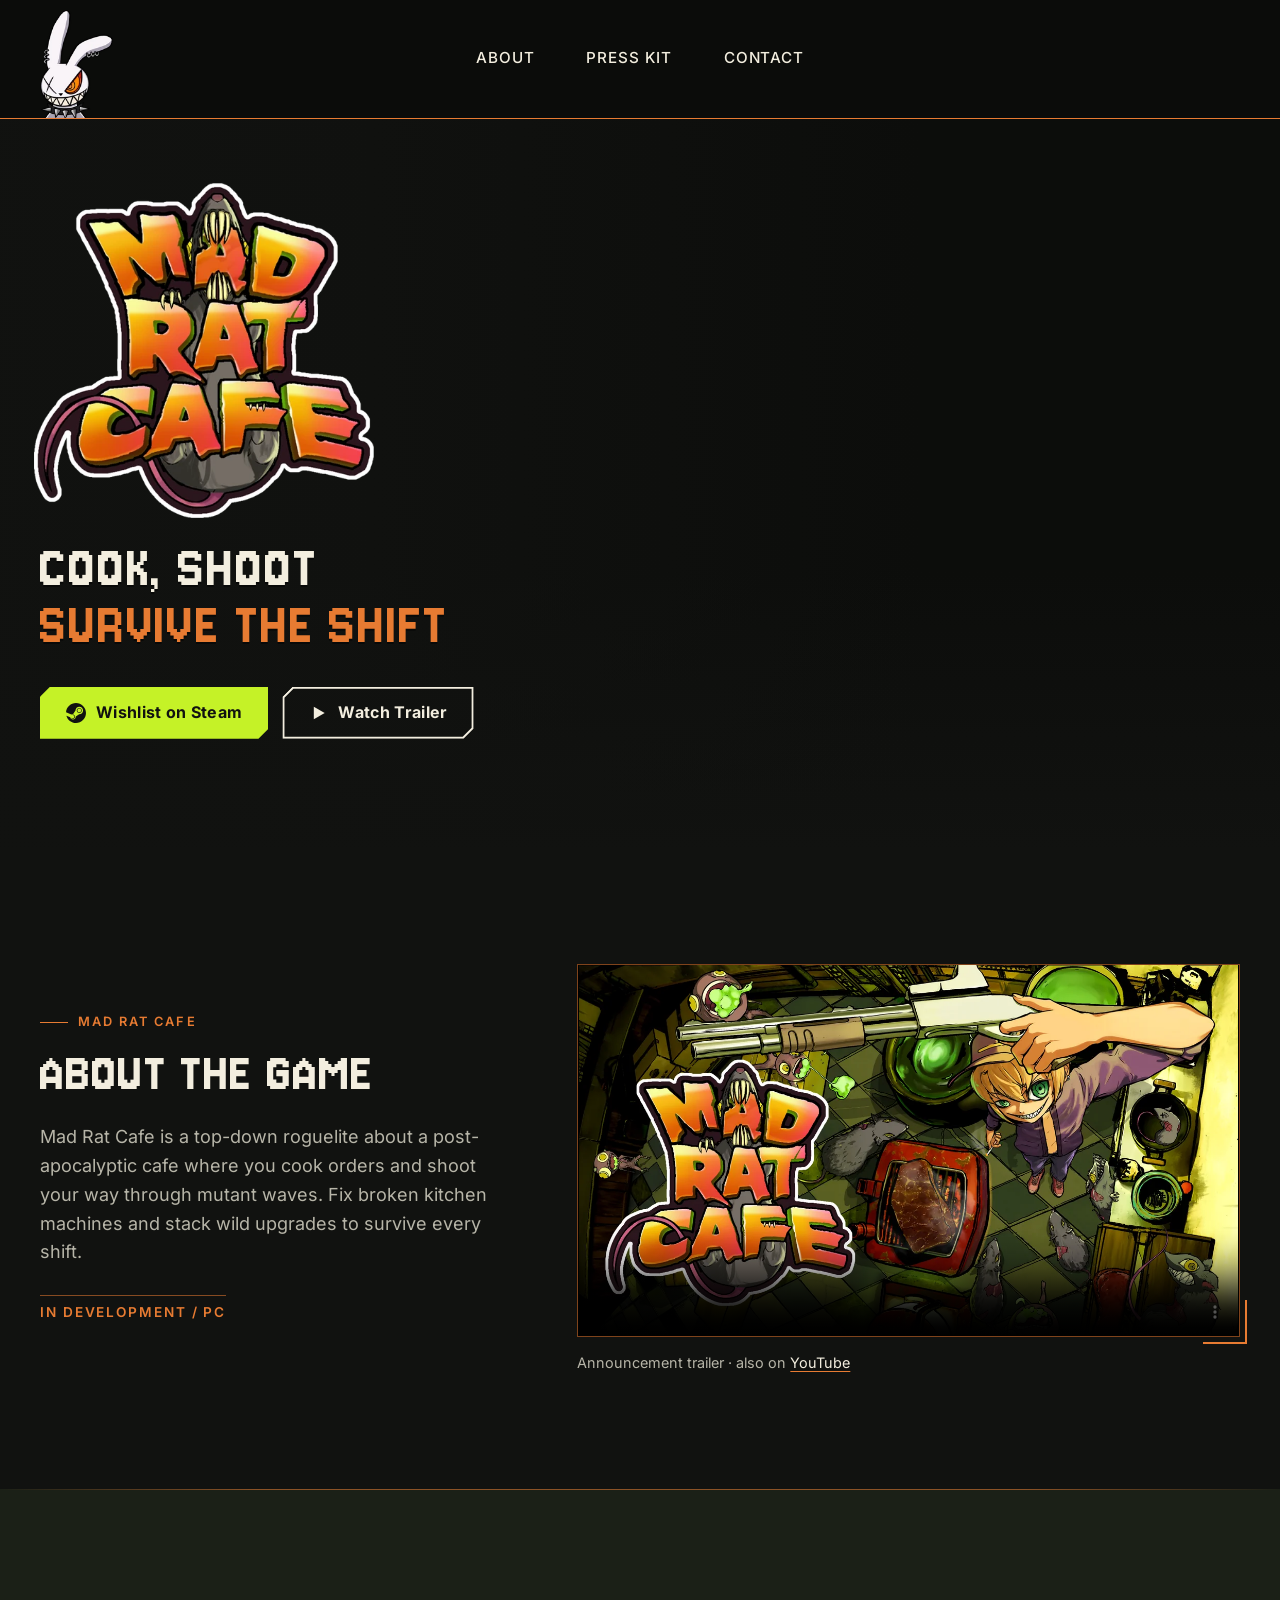
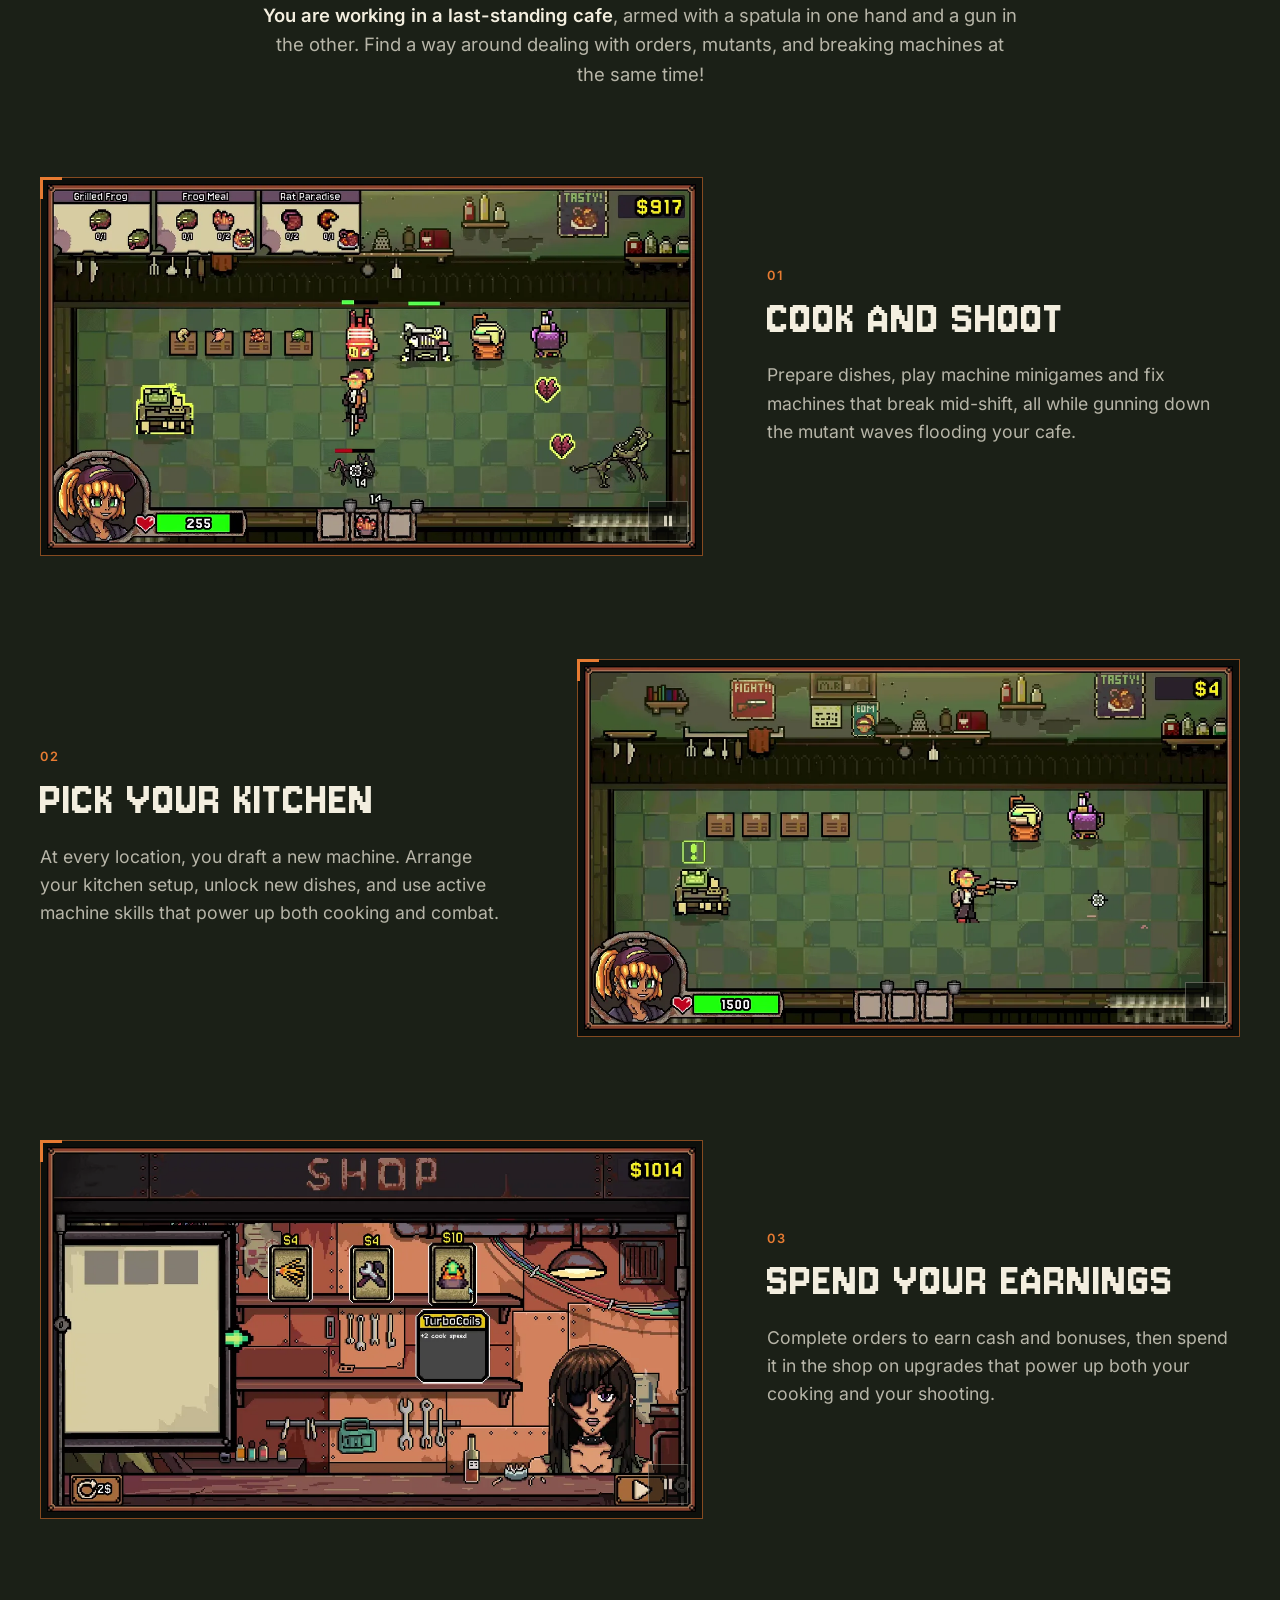
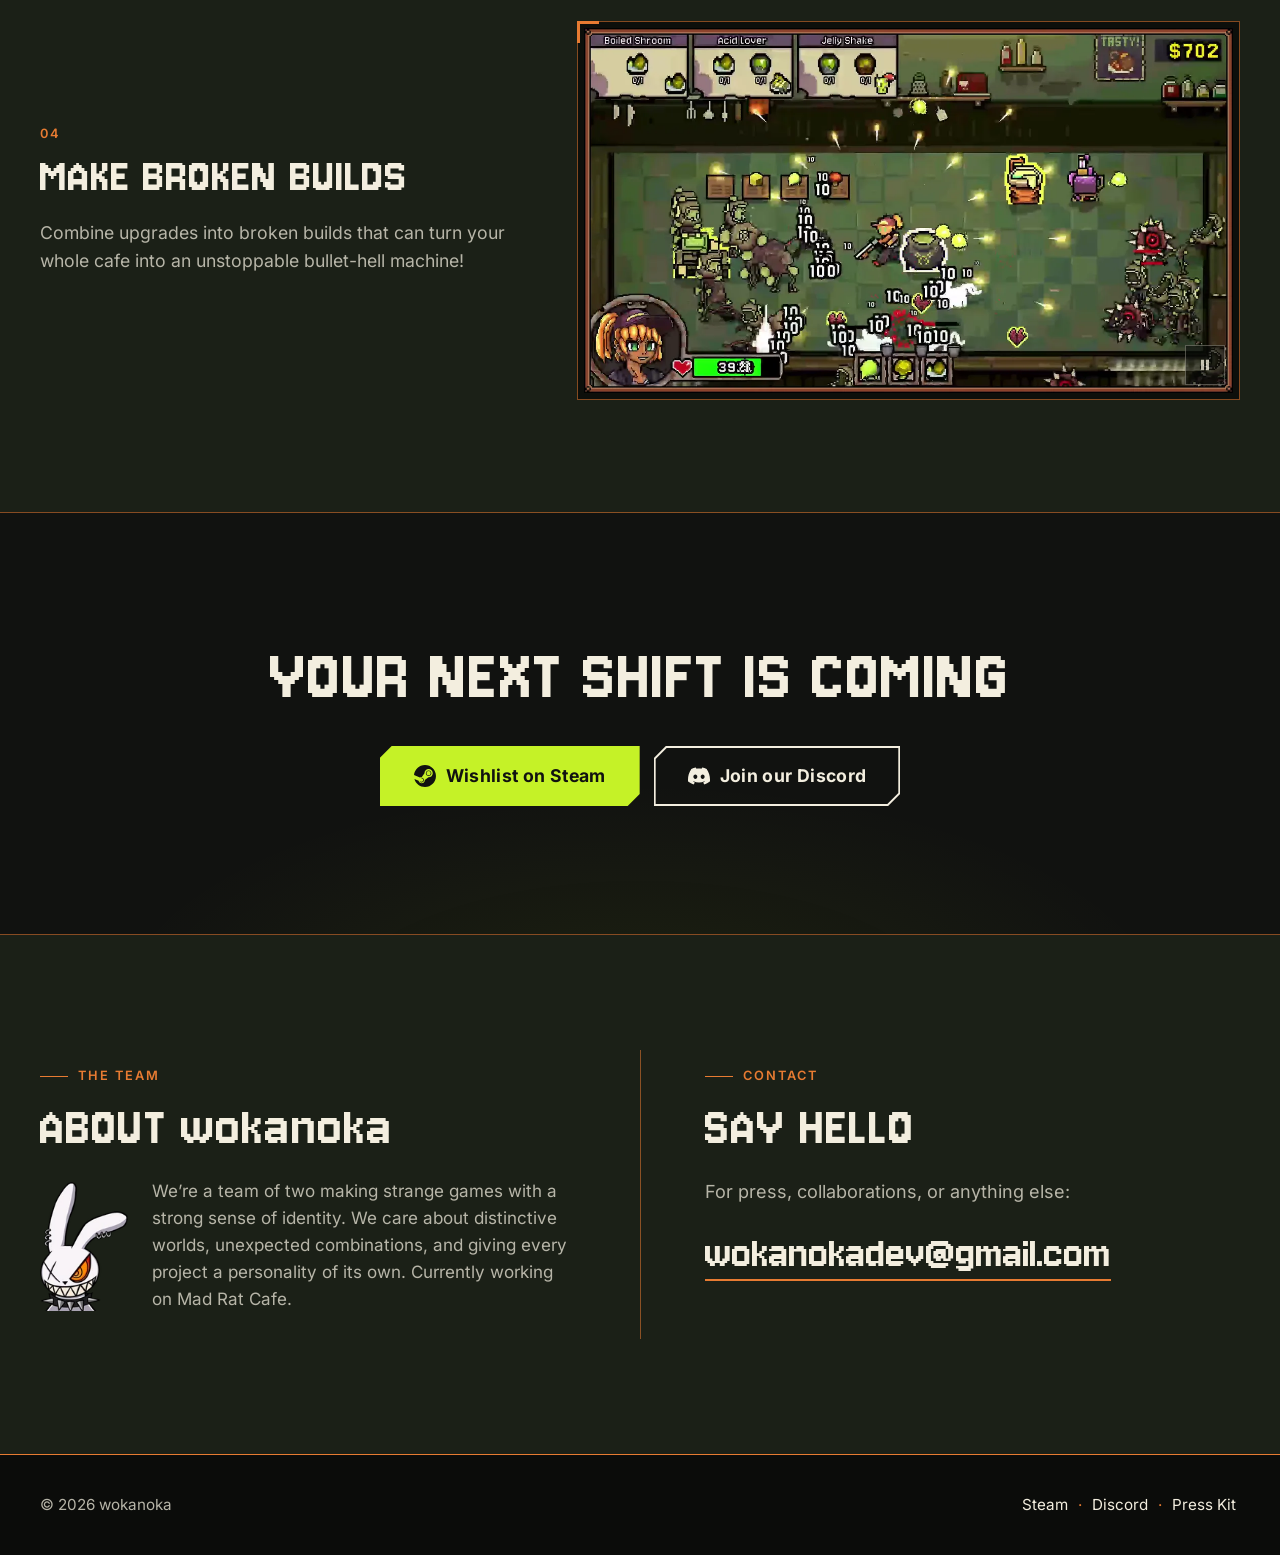
<file: index.html>
<!doctype html>
<html lang="en">
<head>
  <meta charset="utf-8">
  <meta name="viewport" content="width=device-width, initial-scale=1">
  <title>wokanoka — Mad Rat Cafe</title>
  <meta name="description" content="Mad Rat Cafe is a top-down roguelite about a post-apocalyptic cafe where you cook orders and shoot your way through mutant waves. A game by wokanoka. Wishlist on Steam.">
  <link rel="canonical" href="https://wokanoka.github.io/">
  <meta name="theme-color" content="#111210">

  <meta property="og:type" content="website">
  <meta property="og:site_name" content="wokanoka">
  <meta property="og:title" content="Mad Rat Cafe — wokanoka">
  <meta property="og:description" content="Cook, shoot, survive the shift. A top-down roguelite about a post-apocalyptic cafe. Wishlist on Steam.">
  <meta property="og:url" content="https://wokanoka.github.io/">
  <meta property="og:image" content="https://wokanoka.github.io/og-image.jpg">
  <meta property="og:image:width" content="1200">
  <meta property="og:image:height" content="630">
  <meta property="og:image:alt" content="Mad Rat Cafe key art with the game logo">
  <meta name="twitter:card" content="summary_large_image">

  <link rel="icon" href="favicon.ico" sizes="48x48">
  <link rel="icon" href="favicon-32.png" type="image/png" sizes="32x32">
  <link rel="icon" href="favicon-192.png" type="image/png" sizes="192x192">
  <link rel="apple-touch-icon" href="apple-touch-icon.png">

  <link rel="preload" href="assets/fonts/jersey10-latin.woff2" as="font" type="font/woff2" crossorigin>
  <link rel="preload" href="assets/fonts/inter-latin-var.woff2" as="font" type="font/woff2" crossorigin>
  <link rel="preload" as="image" href="assets/img/hero-m-1100.webp" imagesrcset="assets/img/hero-m-720.webp 720w, assets/img/hero-m-1100.webp 1100w" imagesizes="100vw" media="(max-width: 720px)" fetchpriority="high">
  <link rel="preload" as="image" href="assets/img/hero-1920.webp" imagesrcset="assets/img/hero-1280.webp 1280w, assets/img/hero-1920.webp 1920w, assets/img/hero-2560.webp 2560w, assets/img/hero-3840.webp 3840w" imagesizes="100vw" media="(min-width: 721px)" fetchpriority="high">

  <link rel="stylesheet" href="assets/css/style.css">
  <script>document.documentElement.classList.add("js");</script>
  <script src="assets/js/main.js" defer></script>
</head>
<body id="top">
  <svg width="0" height="0" style="position:absolute" aria-hidden="true" focusable="false">
    <symbol id="i-steam" viewBox="0 0 24 24"><path d="M11.979 0C5.678 0 .511 4.86.022 11.037l6.432 2.658c.545-.371 1.203-.59 1.912-.59.063 0 .125.004.188.006l2.861-4.142V8.91c0-2.495 2.028-4.524 4.524-4.524 2.494 0 4.524 2.031 4.524 4.527s-2.03 4.525-4.524 4.525h-.105l-4.076 2.911c0 .052.004.105.004.159 0 1.875-1.515 3.396-3.39 3.396-1.635 0-3.016-1.173-3.331-2.727L.436 15.27C1.862 20.307 6.486 24 11.979 24c6.627 0 11.999-5.373 11.999-12S18.605 0 11.979 0zM7.54 18.21l-1.473-.61c.262.543.714.999 1.314 1.25 1.297.539 2.793-.076 3.332-1.375.263-.63.264-1.319.005-1.949s-.75-1.121-1.377-1.383c-.624-.26-1.290-.249-1.878-.03l1.523.63c.956.4 1.409 1.5 1.009 2.455-.397.957-1.497 1.410-2.454 1.012H7.54zm11.415-9.303c0-1.662-1.353-3.015-3.015-3.015-1.665 0-3.015 1.353-3.015 3.015 0 1.665 1.35 3.015 3.015 3.015 1.663 0 3.015-1.35 3.015-3.015zm-5.273-.005c0-1.252 1.013-2.266 2.265-2.266 1.249 0 2.266 1.014 2.266 2.266 0 1.251-1.017 2.265-2.266 2.265-1.253 0-2.265-1.014-2.265-2.265z"/></symbol>
    <symbol id="i-discord" viewBox="0 0 24 24"><path d="M20.317 4.3698a19.7913 19.7913 0 00-4.8851-1.5152.0741.0741 0 00-.0785.0371c-.211.3753-.4447.8648-.6083 1.2495-1.8447-.2762-3.68-.2762-5.4868 0-.1636-.3933-.4058-.8742-.6177-1.2495a.077.077 0 00-.0785-.037 19.7363 19.7363 0 00-4.8852 1.515.0699.0699 0 00-.0321.0277C.5334 9.0458-.319 13.5799.0992 18.0578a.0824.0824 0 00.0312.0561c2.0528 1.5076 4.0413 2.4228 5.9929 3.0294a.0777.0777 0 00.0842-.0276c.4616-.6304.8731-1.2952 1.226-1.9942a.076.076 0 00-.0416-.1057c-.6528-.2476-1.2743-.5495-1.8722-.8923a.077.077 0 01-.0076-.1277c.1258-.0943.2517-.1923.3718-.2914a.0743.0743 0 01.0776-.0105c3.9278 1.7933 8.18 1.7933 12.0614 0a.0739.0739 0 01.0785.0095c.1202.099.246.1981.3728.2924a.077.077 0 01-.0066.1276 12.2986 12.2986 0 01-1.873.8914.0766.0766 0 00-.0407.1067c.3604.698.7719 1.3628 1.225 1.9932a.076.076 0 00.0842.0286c1.961-.6067 3.9495-1.5219 6.0023-3.0294a.077.077 0 00.0313-.0552c.5004-5.177-.8382-9.6739-3.5485-13.6604a.061.061 0 00-.0312-.0286zM8.02 15.3312c-1.1825 0-2.1569-1.0857-2.1569-2.419 0-1.3332.9555-2.4189 2.157-2.4189 1.2108 0 2.1757 1.0952 2.1568 2.419 0 1.3332-.9555 2.4189-2.1569 2.4189zm7.9748 0c-1.1825 0-2.1569-1.0857-2.1569-2.419 0-1.3332.9554-2.4189 2.1569-2.4189 1.2108 0 2.1757 1.0952 2.1568 2.419 0 1.3332-.946 2.4189-2.1568 2.4189Z"/></symbol>
    <symbol id="i-play" viewBox="0 0 24 24"><path d="M7 4.5v15l13-7.5z"/></symbol>
    <symbol id="i-pause" viewBox="0 0 24 24"><path d="M6 4h4.5v16H6zM13.5 4H18v16h-4.5z"/></symbol>
  </svg>

  <a class="skip-link" href="#main">Skip to content</a>

  <header class="site-header">
    <div class="container header-inner">
      <a class="brand" href="#top" aria-label="wokanoka — back to top">
        <img src="assets/img/wokanoka-logo-120.webp" srcset="assets/img/wokanoka-logo-120.webp 1x, assets/img/wokanoka-logo-240.webp 2x" width="120" height="178" alt="">
      </a>
      <button class="nav-toggle" type="button" aria-expanded="false" aria-controls="site-nav" aria-label="Open menu">
        <span class="nav-toggle-bars" aria-hidden="true"><span></span><span></span><span></span></span>
        Menu
      </button>
      <nav class="site-nav" id="site-nav" aria-label="Main">
        <ul>
          <li><a href="#about">About</a></li>
          <li><a href="press-kit/">Press Kit</a></li>
          <li><a href="#contact">Contact</a></li>
        </ul>
      </nav>
    </div>
  </header>

  <main id="main">
    <!-- Hero -->
    <section class="hero" aria-labelledby="hero-title">
      <picture class="hero-media">
        <source media="(max-width: 720px)" type="image/webp" srcset="assets/img/hero-m-720.webp 720w, assets/img/hero-m-1100.webp 1100w" sizes="100vw">
        <source type="image/webp" srcset="assets/img/hero-1280.webp 1280w, assets/img/hero-1920.webp 1920w, assets/img/hero-2560.webp 2560w, assets/img/hero-3840.webp 3840w" sizes="100vw">
        <img src="assets/img/hero-1920.jpg" width="1920" height="620" alt="Top-down art of the Mad Rat Cafe kitchen: a grinning cook aims a shotgun while rats and mutants crawl across the tiles" fetchpriority="high">
      </picture>
      <div class="container">
        <div class="hero-content">
          <h1 id="hero-title">
            <img class="hero-logo" src="assets/img/game-logo-480.webp" srcset="assets/img/game-logo-480.webp 480w, assets/img/game-logo-720.webp 720w" sizes="(max-width: 720px) 240px, 400px" width="480" height="473" alt="Mad Rat Cafe">
          </h1>
          <p class="tagline"><span>COOK, SHOOT</span><span>SURVIVE THE SHIFT</span></p>
          <div class="btn-row">
            <a class="btn btn-wishlist" href="https://store.steampowered.com/app/5496290/" target="_blank" rel="noopener">
              <svg class="icon" aria-hidden="true"><use href="#i-steam"/></svg>
              Wishlist on Steam
            </a>
            <a class="btn btn-outline" href="#trailer" data-watch-trailer>
              <svg class="icon" aria-hidden="true"><use href="#i-play"/></svg>
              Watch Trailer
            </a>
          </div>
        </div>
      </div>
    </section>

    <!-- About the game + trailer -->
    <section class="section" id="game" aria-labelledby="game-title">
      <div class="container game-intro">
        <div>
          <p class="eyebrow">Mad Rat Cafe</p>
          <h2 class="section-title" id="game-title">ABOUT THE GAME</h2>
          <p class="lead">Mad Rat Cafe is a top-down roguelite about a post-apocalyptic cafe where you cook orders and shoot your way through mutant waves. Fix broken kitchen machines and stack wild upgrades to survive every shift.</p>
          <p class="status">IN DEVELOPMENT / PC</p>
        </div>
        <div id="trailer">
          <div class="player">
            <video data-trailer data-src="assets/video/trailer.mp4" controls playsinline preload="none" poster="assets/img/trailer-poster.webp" width="1280" height="720" aria-label="Mad Rat Cafe announcement trailer"></video>
          </div>
          <p class="player-note">Announcement trailer · also on <a href="https://youtu.be/ebqPCM0Td1s" target="_blank" rel="noopener">YouTube</a></p>
        </div>
      </div>
    </section>

    <!-- Gameplay features (texts from the Steam page) -->
    <section class="features" aria-labelledby="features-title">
      <div class="container">
        <h2 class="visually-hidden" id="features-title">Gameplay</h2>
        <p class="features-lead"><strong>You are working in a last-standing cafe</strong>, armed with a spatula in one hand and a gun in the other. Find a way around dealing with orders, mutants, and breaking machines at the same time!</p>

        <article class="feature">
          <div class="feature-media">
            <video data-loop data-src="assets/video/cook-and-shoot.mp4" muted loop playsinline preload="none" poster="assets/img/cook-and-shoot-poster.webp" width="1280" height="720" aria-label="Gameplay: cooking dishes and shooting mutants in the cafe"></video>
            <button class="motion-toggle" type="button" aria-pressed="false" aria-label="Pause animation" hidden>
              <svg class="i-pause" aria-hidden="true"><use href="#i-pause"/></svg>
              <svg class="i-play" aria-hidden="true"><use href="#i-play"/></svg>
            </button>
          </div>
          <div class="feature-text">
            <span class="feature-num">01</span>
            <h3 class="feature-title">COOK AND SHOOT</h3>
            <p>Prepare dishes, play machine minigames and fix machines that break mid-shift, all while gunning down the mutant waves flooding your cafe.</p>
          </div>
        </article>

        <article class="feature">
          <div class="feature-media">
            <video data-loop data-src="assets/video/pick-your-kitchen.mp4" muted loop playsinline preload="none" poster="assets/img/pick-your-kitchen-poster.webp" width="1280" height="720" aria-label="Gameplay: drafting a new kitchen machine and placing it in the cafe"></video>
            <button class="motion-toggle" type="button" aria-pressed="false" aria-label="Pause animation" hidden>
              <svg class="i-pause" aria-hidden="true"><use href="#i-pause"/></svg>
              <svg class="i-play" aria-hidden="true"><use href="#i-play"/></svg>
            </button>
          </div>
          <div class="feature-text">
            <span class="feature-num">02</span>
            <h3 class="feature-title">PICK YOUR KITCHEN</h3>
            <p>At every location, you draft a new machine. Arrange your kitchen setup, unlock new dishes, and use active machine skills that power up both cooking and combat.</p>
          </div>
        </article>

        <article class="feature">
          <div class="feature-media">
            <video data-loop data-src="assets/video/spend-your-earnings.mp4" muted loop playsinline preload="none" poster="assets/img/spend-your-earnings-poster.webp" width="1280" height="720" aria-label="Gameplay: buying upgrades in the shop"></video>
            <button class="motion-toggle" type="button" aria-pressed="false" aria-label="Pause animation" hidden>
              <svg class="i-pause" aria-hidden="true"><use href="#i-pause"/></svg>
              <svg class="i-play" aria-hidden="true"><use href="#i-play"/></svg>
            </button>
          </div>
          <div class="feature-text">
            <span class="feature-num">03</span>
            <h3 class="feature-title">SPEND YOUR EARNINGS</h3>
            <p>Complete orders to earn cash and bonuses, then spend it in the shop on upgrades that power up both your cooking and your shooting.</p>
          </div>
        </article>

        <article class="feature">
          <div class="feature-media">
            <video data-loop data-src="assets/video/broken-builds.mp4" muted loop playsinline preload="none" poster="assets/img/broken-builds-poster.webp" width="1280" height="720" aria-label="Gameplay: a broken build fills the cafe with bullets and acid"></video>
            <button class="motion-toggle" type="button" aria-pressed="false" aria-label="Pause animation" hidden>
              <svg class="i-pause" aria-hidden="true"><use href="#i-pause"/></svg>
              <svg class="i-play" aria-hidden="true"><use href="#i-play"/></svg>
            </button>
          </div>
          <div class="feature-text">
            <span class="feature-num">04</span>
            <h3 class="feature-title">MAKE BROKEN BUILDS</h3>
            <p>Combine upgrades into broken builds that can turn your whole cafe into an unstoppable bullet-hell machine!</p>
          </div>
        </article>
      </div>
    </section>

    <!-- Final call to action -->
    <section class="cta" aria-labelledby="cta-title">
      <div class="container">
        <h2 class="cta-title" id="cta-title">YOUR NEXT SHIFT IS COMING</h2>
        <div class="btn-row">
          <a class="btn btn-wishlist btn-lg" href="https://store.steampowered.com/app/5496290/" target="_blank" rel="noopener">
            <svg class="icon" aria-hidden="true"><use href="#i-steam"/></svg>
            Wishlist on Steam
          </a>
          <a class="btn btn-outline btn-lg" href="https://discord.gg/enygx2mVsY" target="_blank" rel="noopener">
            <svg class="icon" aria-hidden="true"><use href="#i-discord"/></svg>
            Join our Discord
          </a>
        </div>
      </div>
    </section>

    <!-- About + Contact -->
    <div class="section section-alt">
      <div class="container studio">
        <section id="about" aria-labelledby="about-title">
          <p class="eyebrow">The team</p>
          <h2 class="section-title" id="about-title">ABOUT wokanoka</h2>
          <div class="about-body">
            <img src="assets/img/wokanoka-logo-120.webp" srcset="assets/img/wokanoka-logo-120.webp 1x, assets/img/wokanoka-logo-240.webp 2x" width="120" height="178" alt="wokanoka logo: a white rabbit with an orange eye, ear piercings and sharp teeth" loading="lazy">
            <p>We’re a team of two making strange games with a strong sense of identity. We care about distinctive worlds, unexpected combinations, and giving every project a personality of its own. Currently working on Mad Rat Cafe.</p>
          </div>
        </section>
        <section id="contact" aria-labelledby="contact-title">
          <p class="eyebrow">Contact</p>
          <h2 class="section-title" id="contact-title">SAY HELLO</h2>
          <p class="lead">For press, collaborations, or anything else:</p>
          <a class="contact-email" href="mailto:wokanokadev@gmail.com">wokanokadev@gmail.com</a>
        </section>
      </div>
    </div>
  </main>

  <footer class="site-footer">
    <div class="container footer-inner">
      <p>© 2026 wokanoka</p>
      <ul class="footer-links">
        <li><a href="https://store.steampowered.com/app/5496290/" target="_blank" rel="noopener">Steam</a></li>
        <li><a href="https://discord.gg/enygx2mVsY" target="_blank" rel="noopener">Discord</a></li>
        <li><a href="press-kit/">Press Kit</a></li>
      </ul>
    </div>
  </footer>
</body>
</html>
</file>
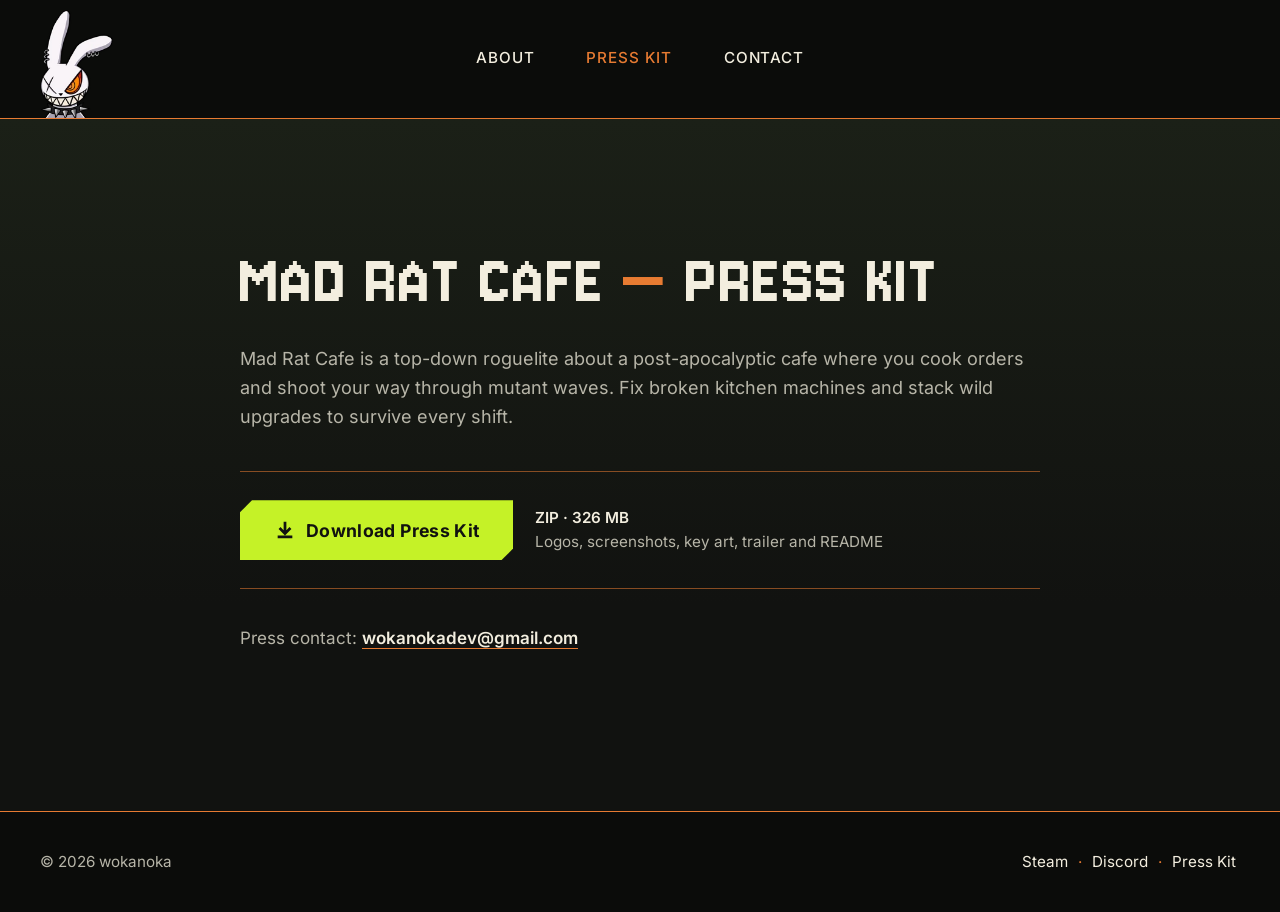
<file: press-kit/index.html>
<!doctype html>
<html lang="en">
<head>
  <meta charset="utf-8">
  <meta name="viewport" content="width=device-width, initial-scale=1">
  <title>Mad Rat Cafe Press Kit — wokanoka</title>
  <meta name="description" content="Download the Mad Rat Cafe press kit: logos, screenshots, key art and trailer in one ZIP archive. Press contact: wokanokadev@gmail.com.">
  <link rel="canonical" href="https://wokanoka.github.io/press-kit/">
  <meta name="theme-color" content="#111210">

  <meta property="og:type" content="website">
  <meta property="og:site_name" content="wokanoka">
  <meta property="og:title" content="Mad Rat Cafe Press Kit — wokanoka">
  <meta property="og:description" content="Logos, screenshots, key art and trailer for Mad Rat Cafe in one ZIP archive.">
  <meta property="og:url" content="https://wokanoka.github.io/press-kit/">
  <meta property="og:image" content="https://wokanoka.github.io/og-image.jpg">
  <meta property="og:image:width" content="1200">
  <meta property="og:image:height" content="630">
  <meta property="og:image:alt" content="Mad Rat Cafe key art with the game logo">
  <meta name="twitter:card" content="summary_large_image">

  <link rel="icon" href="../favicon.ico" sizes="48x48">
  <link rel="icon" href="../favicon-32.png" type="image/png" sizes="32x32">
  <link rel="icon" href="../favicon-192.png" type="image/png" sizes="192x192">
  <link rel="apple-touch-icon" href="../apple-touch-icon.png">

  <link rel="preload" href="../assets/fonts/jersey10-latin.woff2" as="font" type="font/woff2" crossorigin>
  <link rel="preload" href="../assets/fonts/inter-latin-var.woff2" as="font" type="font/woff2" crossorigin>
  <link rel="stylesheet" href="../assets/css/style.css">
  <script>document.documentElement.classList.add("js");</script>
  <script src="../assets/js/main.js" defer></script>
</head>
<body>
  <svg width="0" height="0" style="position:absolute" aria-hidden="true" focusable="false">
    <symbol id="i-download" viewBox="0 0 24 24"><path d="M10.5 3h3v9.2l3.4-3.4 2.1 2.1-7 7-7-7 2.1-2.1 3.4 3.4zM4 18h16v3H4z"/></symbol>
  </svg>

  <a class="skip-link" href="#main">Skip to content</a>

  <header class="site-header">
    <div class="container header-inner">
      <a class="brand" href="../" aria-label="wokanoka — home">
        <img src="../assets/img/wokanoka-logo-120.webp" srcset="../assets/img/wokanoka-logo-120.webp 1x, ../assets/img/wokanoka-logo-240.webp 2x" width="120" height="178" alt="">
      </a>
      <button class="nav-toggle" type="button" aria-expanded="false" aria-controls="site-nav" aria-label="Open menu">
        <span class="nav-toggle-bars" aria-hidden="true"><span></span><span></span><span></span></span>
        Menu
      </button>
      <nav class="site-nav" id="site-nav" aria-label="Main">
        <ul>
          <li><a href="../#about">About</a></li>
          <li><a href="./" aria-current="page">Press Kit</a></li>
          <li><a href="../#contact">Contact</a></li>
        </ul>
      </nav>
    </div>
  </header>

  <main id="main" class="presskit">
    <div class="container presskit-inner">
      <h1>MAD RAT CAFE <span class="dash">—</span> <span class="nowrap">PRESS KIT</span></h1>
      <p class="lead">Mad Rat Cafe is a top-down roguelite about a post-apocalyptic cafe where you cook orders and shoot your way through mutant waves. Fix broken kitchen machines and stack wild upgrades to survive every shift.</p>

      <div class="download">
        <a class="btn btn-wishlist btn-lg" href="https://github.com/wokanoka/wokanoka.github.io/releases/download/press-kit/MadRatCafe_PressKit.zip" download>
          <svg class="icon" aria-hidden="true"><use href="#i-download"/></svg>
          Download Press Kit
        </a>
        <p class="download-meta"><strong>ZIP · 326 MB</strong><br>Logos, screenshots, key art, trailer and README</p>
      </div>

      <p class="press-contact">Press contact: <a href="mailto:wokanokadev@gmail.com">wokanokadev@gmail.com</a></p>
    </div>
  </main>

  <footer class="site-footer">
    <div class="container footer-inner">
      <p>© 2026 wokanoka</p>
      <ul class="footer-links">
        <li><a href="https://store.steampowered.com/app/5496290/" target="_blank" rel="noopener">Steam</a></li>
        <li><a href="https://discord.gg/enygx2mVsY" target="_blank" rel="noopener">Discord</a></li>
        <li><a href="./" aria-current="page">Press Kit</a></li>
      </ul>
    </div>
  </footer>
</body>
</html>
</file>
<file: assets/css/style.css>
/* wokanoka — Mad Rat Cafe
   Palette and type are defined once here; edit the tokens below to restyle the site. */

@font-face {
  font-family: "Inter";
  src: url("../fonts/inter-latin-var.woff2") format("woff2");
  font-weight: 400 700;
  font-style: normal;
  font-display: swap;
}

@font-face {
  font-family: "Jersey 10";
  src: url("../fonts/jersey10-latin.woff2") format("woff2");
  font-weight: 400;
  font-style: normal;
  font-display: swap;
}

:root {
  --bg: #111210;
  --bg-alt: #1B2017;
  --bg-deep: #0c0d0b;
  --text: #F3EEDF;
  --muted: #B7B5A8;
  --lime: #C5F227;
  --lime-hover: #d6ff4a;
  --orange: #E77B32;
  --line: rgba(231, 123, 50, .55);
  --font-display: "Jersey 10", "Courier New", monospace;
  --font-body: "Inter", system-ui, -apple-system, "Segoe UI", Roboto, Arial, sans-serif;
  --container: 1200px;
  --gutter: clamp(16px, 4vw, 40px);
  --header-h: 118px;
  --cut: 10px;
}

*, *::before, *::after { box-sizing: border-box; }

html {
  -webkit-text-size-adjust: 100%;
  scroll-padding-top: calc(var(--header-h) + 12px);
}

@media (prefers-reduced-motion: no-preference) {
  html { scroll-behavior: smooth; }
}

body {
  margin: 0;
  background: var(--bg);
  color: var(--text);
  font-family: var(--font-body);
  font-size: 1.0625rem;
  line-height: 1.6;
  overflow-x: hidden;
  -webkit-font-smoothing: antialiased;
}

img, video, svg { display: block; max-width: 100%; }

a { color: inherit; }

h1, h2, h3 {
  font-family: var(--font-display);
  font-weight: 400;
  line-height: .95;
  letter-spacing: .02em;
  margin: 0;
}

p { margin: 0 0 1em; }

.container {
  width: 100%;
  max-width: calc(var(--container) + var(--gutter) * 2);
  margin-inline: auto;
  padding-inline: var(--gutter);
}

.visually-hidden {
  position: absolute !important;
  width: 1px; height: 1px;
  padding: 0; margin: -1px;
  overflow: hidden; clip: rect(0 0 0 0);
  white-space: nowrap; border: 0;
}

.skip-link {
  position: absolute;
  left: 12px; top: -60px;
  z-index: 100;
  background: var(--lime);
  color: var(--bg);
  padding: 10px 16px;
  font-weight: 700;
  text-decoration: none;
}
.skip-link:focus { top: 12px; }

:focus-visible {
  outline: 2px solid var(--lime);
  outline-offset: 3px;
}

.icon { width: 1.25em; height: 1.25em; flex: none; fill: currentColor; }

/* ---------- Header ---------- */

.site-header {
  position: sticky;
  top: 0;
  z-index: 50;
  background: #0b0c0a;
  border-bottom: 1px solid var(--orange);
}

.header-inner {
  display: grid;
  grid-template-columns: 1fr auto 1fr;
  align-items: center;
  min-height: var(--header-h);
  gap: 16px;
}

.site-header .header-inner { max-width: none; }

.brand {
  display: inline-flex;
  flex-direction: row;
  align-items: center;
  justify-self: start;
  align-self: end;              /* logo sits on the orange line: the neck cut touches it */
  --brand-pad: 10px;
  padding: var(--brand-pad) 4px 0 0;
  text-decoration: none;
  color: var(--text);
}
.brand img {
  width: auto;
  height: 108px;
  transform-origin: 50% 100%;
  transition: transform .2s ease;
}
.brand:hover img { transform: rotate(-4deg); }

.site-nav ul {
  list-style: none;
  display: flex;
  align-items: center;
  gap: clamp(20px, 4vw, 48px);
  margin: 0;
  padding: 0;
}
.site-nav a {
  display: inline-block;
  padding: 10px 2px;
  font-size: .95rem;
  font-weight: 500;
  letter-spacing: .06em;
  text-transform: uppercase;
  text-decoration: none;
  color: var(--text);
  border-bottom: 2px solid transparent;
  transition: color .15s ease, border-color .15s ease;
}
.site-nav a:hover { color: var(--orange); border-bottom-color: var(--orange); }
.site-nav a[aria-current="page"] { color: var(--orange); }

.nav-toggle { display: none; }

@media (max-width: 720px) {
  :root { --header-h: 80px; }
  .header-inner { grid-template-columns: auto 1fr; }
  .brand { --brand-pad: 8px; }
  .brand img { height: 72px; }

  /* Without JavaScript the menu stays visible as a compact row */
  .site-nav { justify-self: end; }
  .site-nav ul { gap: 14px; }
  .site-nav a { font-size: .8rem; letter-spacing: .04em; }

  .js .nav-toggle {
    display: inline-flex;
    justify-self: end;
    align-items: center;
    gap: 10px;
    min-height: 44px;
    padding: 8px 12px;
    background: transparent;
    color: var(--text);
    border: 1px solid rgba(243, 238, 223, .35);
    font: 600 .85rem/1 var(--font-body);
    letter-spacing: .08em;
    text-transform: uppercase;
    cursor: pointer;
  }
  .js .nav-toggle:hover { border-color: var(--orange); }
  .nav-toggle-bars { position: relative; width: 18px; height: 12px; }
  .nav-toggle-bars span {
    position: absolute; left: 0; width: 100%; height: 2px;
    background: currentColor; transition: transform .2s ease, opacity .2s ease;
  }
  .nav-toggle-bars span:nth-child(1) { top: 0; }
  .nav-toggle-bars span:nth-child(2) { top: 5px; }
  .nav-toggle-bars span:nth-child(3) { top: 10px; }
  .nav-toggle[aria-expanded="true"] .nav-toggle-bars span:nth-child(1) { transform: translateY(5px) rotate(45deg); }
  .nav-toggle[aria-expanded="true"] .nav-toggle-bars span:nth-child(2) { opacity: 0; }
  .nav-toggle[aria-expanded="true"] .nav-toggle-bars span:nth-child(3) { transform: translateY(-5px) rotate(-45deg); }

  .js .site-nav {
    display: none;
    position: absolute;
    left: 0; right: 0; top: 100%;
    justify-self: stretch;
    background: #0b0c0a;
    border-bottom: 1px solid var(--orange);
  }
  .js .site-nav.is-open { display: block; }
  .js .site-nav ul {
    flex-direction: column;
    align-items: stretch;
    gap: 0;
    padding: 8px var(--gutter) 16px;
  }
  .js .site-nav li + li { border-top: 1px solid rgba(231, 123, 50, .25); }
  .js .site-nav a {
    display: block;
    padding: 14px 0;
    font-size: 1rem;
    border-bottom: 0;
  }
}

/* ---------- Buttons ---------- */

.btn {
  --btn-pad-y: 15px;
  position: relative;
  display: inline-flex;
  align-items: center;
  justify-content: center;
  gap: 10px;
  min-height: 52px;
  padding: var(--btn-pad-y) 26px;
  font: 700 1rem/1.1 var(--font-body);
  letter-spacing: .02em;
  text-decoration: none;
  white-space: nowrap;
  border: 0;
  cursor: pointer;
  clip-path: polygon(var(--cut) 0, 100% 0, 100% calc(100% - var(--cut)), calc(100% - var(--cut)) 100%, 0 100%, 0 var(--cut));
  transition: background-color .15s ease, color .15s ease, transform .15s ease;
}
.btn:hover { transform: translateY(-2px); }
.btn:active { transform: translateY(0); }
.btn:focus-visible { outline: none; box-shadow: none; }
.btn:focus-visible::after {
  content: "";
  position: absolute;
  inset: 0;
  background: var(--lime);
  clip-path: polygon(evenodd,
    var(--cut) 0, 100% 0, 100% calc(100% - var(--cut)), calc(100% - var(--cut)) 100%, 0 100%, 0 var(--cut), var(--cut) 0,
    calc(var(--cut) + 2px) 3px, calc(100% - 3px) 3px, calc(100% - 3px) calc(100% - var(--cut) - 2px), calc(100% - var(--cut) - 2px) calc(100% - 3px), 3px calc(100% - 3px), 3px calc(var(--cut) + 2px), calc(var(--cut) + 2px) 3px);
}

.btn-wishlist { background: var(--lime); color: var(--bg); }
.btn-wishlist:hover { background: var(--lime-hover); }
.btn-wishlist:focus-visible::after { background: var(--bg); }

.btn-outline { background: transparent; color: var(--text); }
.btn-outline::before {
  content: "";
  position: absolute;
  inset: 0;
  background: var(--text);
  transition: background-color .15s ease;
  clip-path: polygon(evenodd,
    var(--cut) 0, 100% 0, 100% calc(100% - var(--cut)), calc(100% - var(--cut)) 100%, 0 100%, 0 var(--cut), var(--cut) 0,
    calc(var(--cut) + 1px) 2px, calc(100% - 2px) 2px, calc(100% - 2px) calc(100% - var(--cut) - 1px), calc(100% - var(--cut) - 1px) calc(100% - 2px), 2px calc(100% - 2px), 2px calc(var(--cut) + 1px), calc(var(--cut) + 1px) 2px);
}
.btn-outline:hover { color: var(--orange); background: rgba(231, 123, 50, .08); }
.btn-outline:hover::before { background: var(--orange); }

.btn-lg { min-height: 60px; padding: 18px 34px; font-size: 1.1rem; --cut: 12px; }

.btn-row { display: flex; flex-wrap: wrap; gap: 14px; }

/* ---------- Hero ---------- */

.hero {
  position: relative;
  isolation: isolate;
  display: flex;
  align-items: center;
  min-height: clamp(540px, 74vh, 760px);
  padding: 64px 0 110px;
  overflow: hidden;
  background: var(--bg-deep);
}

.hero-media, .hero-media img {
  position: absolute;
  inset: 0;
  width: 100%;
  height: 100%;
  z-index: -2;
}
.hero-media img { object-fit: cover; object-position: 78% 30%; }

.hero::before {
  content: "";
  position: absolute;
  inset: 0;
  z-index: -1;
  background:
    linear-gradient(90deg, rgba(17, 18, 16, .94) 0%, rgba(17, 18, 16, .82) 28%, rgba(17, 18, 16, .35) 55%, rgba(17, 18, 16, 0) 72%),
    linear-gradient(180deg, rgba(17, 18, 16, 0) 62%, var(--bg) 100%);
}

.hero-content { max-width: 560px; }

.hero-logo { width: min(340px, 78%); height: auto; margin: 0 0 22px -6px; }

.tagline {
  font-family: var(--font-display);
  font-size: clamp(2.4rem, 5vw, 3.9rem);
  line-height: .92;
  letter-spacing: .03em;
  margin: 0 0 32px;
  text-shadow: 0 2px 0 rgba(0, 0, 0, .45);
}
.tagline span { display: block; }
.tagline span:last-child { color: var(--orange); }

@media (max-width: 720px) {
  .hero {
    display: block;
    min-height: 0;
    padding: 72vw 0 48px;
    background: var(--bg);
  }
  .hero-media, .hero-media img { bottom: auto; height: 112.7vw; }
  .hero-media img { object-position: 50% 0; }
  .hero::before {
    bottom: auto;
    height: 112.7vw;
    background: linear-gradient(180deg, rgba(17, 18, 16, 0) 45%, rgba(17, 18, 16, .75) 75%, var(--bg) 100%);
  }
  .hero-logo { width: min(240px, 62vw); margin-bottom: 16px; }
  .tagline { margin-bottom: 24px; }
  .hero .btn-row { flex-direction: column; align-items: stretch; }
}

/* ---------- Shared section bits ---------- */

.section { padding: clamp(64px, 9vw, 120px) 0; }
.section-alt { background: var(--bg-alt); }

.eyebrow {
  display: inline-flex;
  align-items: center;
  gap: 10px;
  margin: 0 0 18px;
  font: 600 .8rem/1 var(--font-body);
  letter-spacing: .16em;
  text-transform: uppercase;
  color: var(--orange);
}
.eyebrow::before { content: ""; width: 28px; height: 1px; background: var(--orange); }

.section-title { font-size: clamp(2.5rem, 5vw, 3.6rem); margin-bottom: 22px; }

.lead { font-size: 1.125rem; color: var(--muted); }

/* ---------- About the game + trailer ---------- */

.game-intro {
  display: grid;
  grid-template-columns: minmax(0, 5fr) minmax(0, 7fr);
  gap: clamp(32px, 5vw, 72px);
  align-items: center;
}

.status {
  display: inline-block;
  margin-top: 10px;
  padding: 8px 0 0;
  border-top: 1px solid var(--line);
  font: 600 .85rem/1.2 var(--font-body);
  letter-spacing: .14em;
  color: var(--orange);
}

.player {
  position: relative;
  aspect-ratio: 16 / 9;
  background: #000;
  border: 1px solid var(--line);
}
.player::after {
  content: "";
  position: absolute;
  right: -8px; bottom: -8px;
  width: 44px; height: 44px;
  border-right: 2px solid var(--orange);
  border-bottom: 2px solid var(--orange);
  pointer-events: none;
}
.player video { width: 100%; height: 100%; object-fit: contain; background: #000; }

.player-note { margin: 14px 0 0; font-size: .9rem; color: var(--muted); }
.player-note a { color: var(--text); text-decoration-color: var(--orange); text-underline-offset: 3px; }
.player-note a:hover { color: var(--orange); }

@media (max-width: 900px) {
  .game-intro { grid-template-columns: 1fr; }
}

/* ---------- Gameplay features ---------- */

.features { background: var(--bg-alt); padding: clamp(64px, 9vw, 112px) 0; position: relative; }
.features::before {
  content: "";
  position: absolute;
  left: 0; right: 0; top: 0;
  height: 1px;
  background: linear-gradient(90deg, transparent, var(--line) 20%, var(--line) 80%, transparent);
}

.features-lead {
  max-width: 760px;
  margin: 0 auto clamp(48px, 7vw, 88px);
  text-align: center;
  font-size: 1.15rem;
  color: var(--muted);
}
.features-lead strong { color: var(--text); font-weight: 600; }

.feature {
  display: grid;
  grid-template-columns: minmax(0, 7fr) minmax(0, 5fr);
  gap: clamp(28px, 5vw, 64px);
  align-items: center;
}
.feature + .feature { margin-top: clamp(56px, 8vw, 104px); }
.feature:nth-of-type(even) { grid-template-columns: minmax(0, 5fr) minmax(0, 7fr); }
.feature:nth-of-type(even) .feature-media { order: 2; }

.feature-media {
  position: relative;
  background: #0d0f0b;
  border: 1px solid var(--line);
  padding: 6px;
}
.feature-media::before {
  content: "";
  position: absolute;
  left: -1px; top: -1px;
  width: 22px; height: 22px;
  border-left: 3px solid var(--orange);
  border-top: 3px solid var(--orange);
}
.feature-media video {
  width: 100%;
  height: auto;
  aspect-ratio: 16 / 9;
  object-fit: contain;
  background: #0d0f0b;
}

.motion-toggle {
  position: absolute;
  right: 14px; bottom: 14px;
  display: inline-flex;
  align-items: center;
  justify-content: center;
  width: 40px; height: 40px;
  padding: 0;
  background: rgba(11, 12, 10, .78);
  color: var(--text);
  border: 1px solid rgba(243, 238, 223, .4);
  cursor: pointer;
  opacity: .75;
  transition: opacity .15s ease, border-color .15s ease, color .15s ease;
}
.motion-toggle:hover, .motion-toggle:focus-visible { opacity: 1; border-color: var(--orange); color: var(--orange); }
.motion-toggle svg { width: 16px; height: 16px; fill: currentColor; }
.motion-toggle .i-play { display: none; }
.motion-toggle[aria-pressed="true"] .i-pause { display: none; }
.motion-toggle[aria-pressed="true"] .i-play { display: block; }

.feature-num {
  display: block;
  margin-bottom: 12px;
  font: 600 .8rem/1 var(--font-body);
  letter-spacing: .16em;
  color: var(--orange);
}
.feature-title { font-size: clamp(2.2rem, 4vw, 3.2rem); margin-bottom: 18px; }
.feature-text p { color: var(--muted); font-size: 1.1rem; max-width: 34em; }

@media (max-width: 820px) {
  .feature, .feature:nth-of-type(even) { grid-template-columns: 1fr; gap: 22px; }
  .feature:nth-of-type(even) .feature-media { order: 0; }
}

/* ---------- Final CTA ---------- */

.cta {
  position: relative;
  padding: clamp(72px, 10vw, 128px) 0;
  text-align: center;
  background:
    radial-gradient(ellipse 60% 80% at 50% 120%, rgba(197, 242, 39, .07), transparent 70%),
    var(--bg);
  border-top: 1px solid var(--line);
  border-bottom: 1px solid var(--line);
}
.cta-title { font-size: clamp(2.6rem, 6.5vw, 4.8rem); margin-bottom: 32px; }
.cta .btn-row { justify-content: center; }

/* ---------- About + Contact ---------- */

.studio {
  display: grid;
  grid-template-columns: minmax(0, 1fr) minmax(0, 1fr);
  gap: 0;
}
.studio > section { padding: 8px 0; }
.studio > section + section {
  border-left: 1px solid var(--line);
  padding-left: clamp(32px, 5vw, 72px);
}
.studio > section:first-child { padding-right: clamp(32px, 5vw, 72px); }

.about-body {
  display: flex;
  gap: 24px;
  align-items: flex-start;
}
.about-body img { width: 88px; height: auto; flex: none; margin-top: 4px; }
.about-body p { color: var(--muted); }

.contact-email {
  display: inline-block;
  margin-top: 6px;
  font-family: var(--font-display);
  font-size: clamp(1.9rem, 3.6vw, 2.9rem);
  line-height: 1.05;
  color: var(--text);
  text-decoration: none;
  border-bottom: 2px solid var(--orange);
  overflow-wrap: anywhere;
  transition: color .15s ease;
}
.contact-email:hover { color: var(--orange); }

@media (max-width: 860px) {
  .studio { grid-template-columns: 1fr; }
  .studio > section:first-child { padding-right: 0; padding-bottom: 48px; }
  .studio > section + section {
    border-left: 0;
    border-top: 1px solid var(--line);
    padding-left: 0;
    padding-top: 48px;
  }
}
@media (max-width: 420px) {
  .about-body { flex-direction: column; gap: 16px; }
  .about-body img { width: 72px; }
}

/* ---------- Footer ---------- */

.site-footer {
  background: #0b0c0a;
  border-top: 1px solid var(--orange);
  padding: 28px 0;
  font-size: .95rem;
  color: var(--muted);
}
.footer-inner {
  display: flex;
  flex-wrap: wrap;
  justify-content: space-between;
  align-items: center;
  gap: 12px 24px;
}
.footer-inner p { margin: 0; }
.footer-links { display: flex; flex-wrap: wrap; align-items: center; gap: 4px; list-style: none; margin: 0; padding: 0; }
.footer-links li + li::before { content: "·"; margin: 0 6px 0 2px; color: var(--orange); }
.footer-links a {
  display: inline-block;
  padding: 10px 4px;
  color: var(--text);
  text-decoration: none;
}
.footer-links a:hover { color: var(--orange); }

/* ---------- Press kit page ---------- */

.presskit {
  min-height: calc(100vh - var(--header-h) - 90px);
  padding: clamp(64px, 10vw, 128px) 0;
  background:
    linear-gradient(180deg, var(--bg-alt) 0%, var(--bg) 70%);
}
.presskit-inner { max-width: 880px; }
.nowrap { white-space: nowrap; }
.presskit h1 { font-size: clamp(2.6rem, 7vw, 4.6rem); margin-bottom: 28px; }
.presskit h1 .dash { color: var(--orange); }
.presskit .lead { margin-bottom: 40px; }

.download {
  display: flex;
  flex-wrap: wrap;
  align-items: center;
  gap: 14px 22px;
  padding: 28px 0;
  border-top: 1px solid var(--line);
  border-bottom: 1px solid var(--line);
}
.download-meta { margin: 0; color: var(--muted); font-size: .95rem; }
.download-meta strong { color: var(--text); font-weight: 600; }

.press-contact { margin-top: 36px; color: var(--muted); }
.press-contact a { color: var(--text); text-decoration-color: var(--orange); text-underline-offset: 4px; font-weight: 600; }
.press-contact a:hover { color: var(--orange); }

@media (max-width: 480px) {
  .download .btn { width: 100%; }
  .btn { white-space: normal; }
}

@media (prefers-reduced-motion: reduce) {
  *, *::before, *::after { transition: none !important; animation: none !important; }
  .btn:hover { transform: none; }
}
</file>
